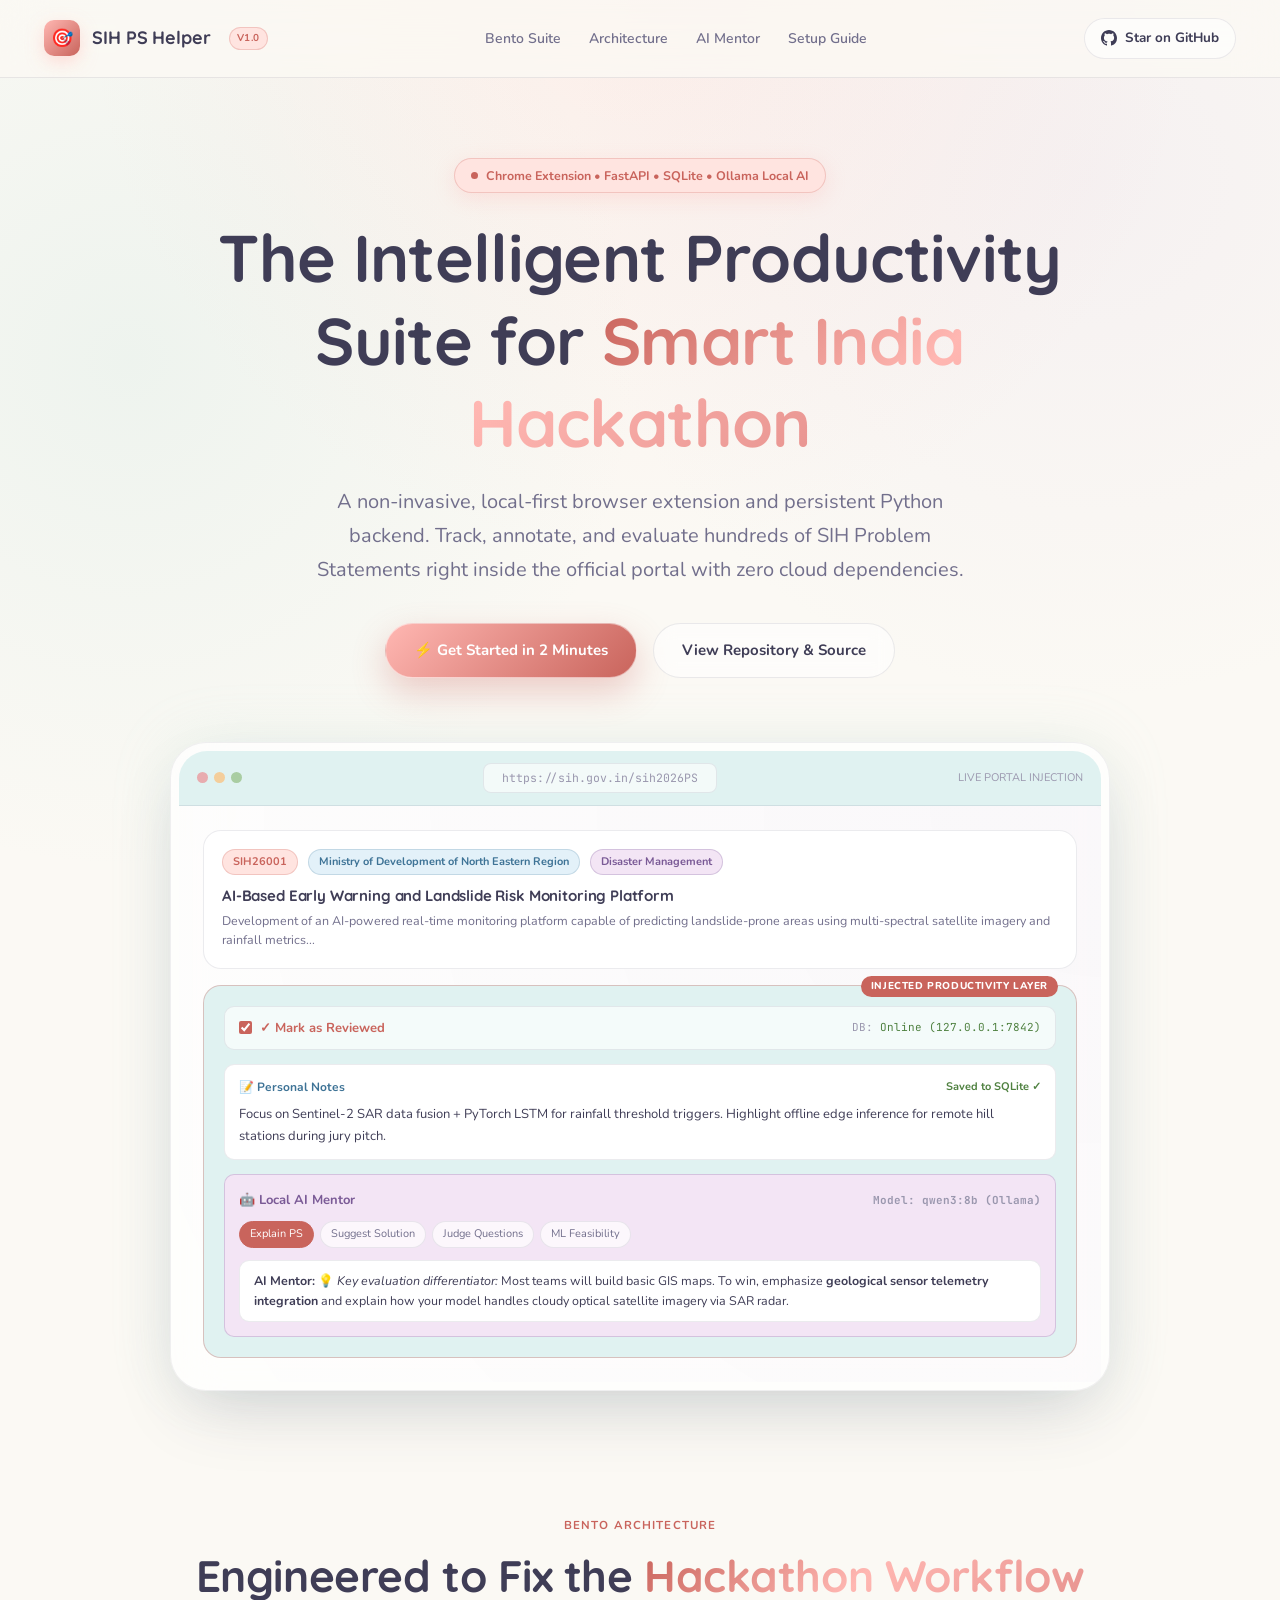
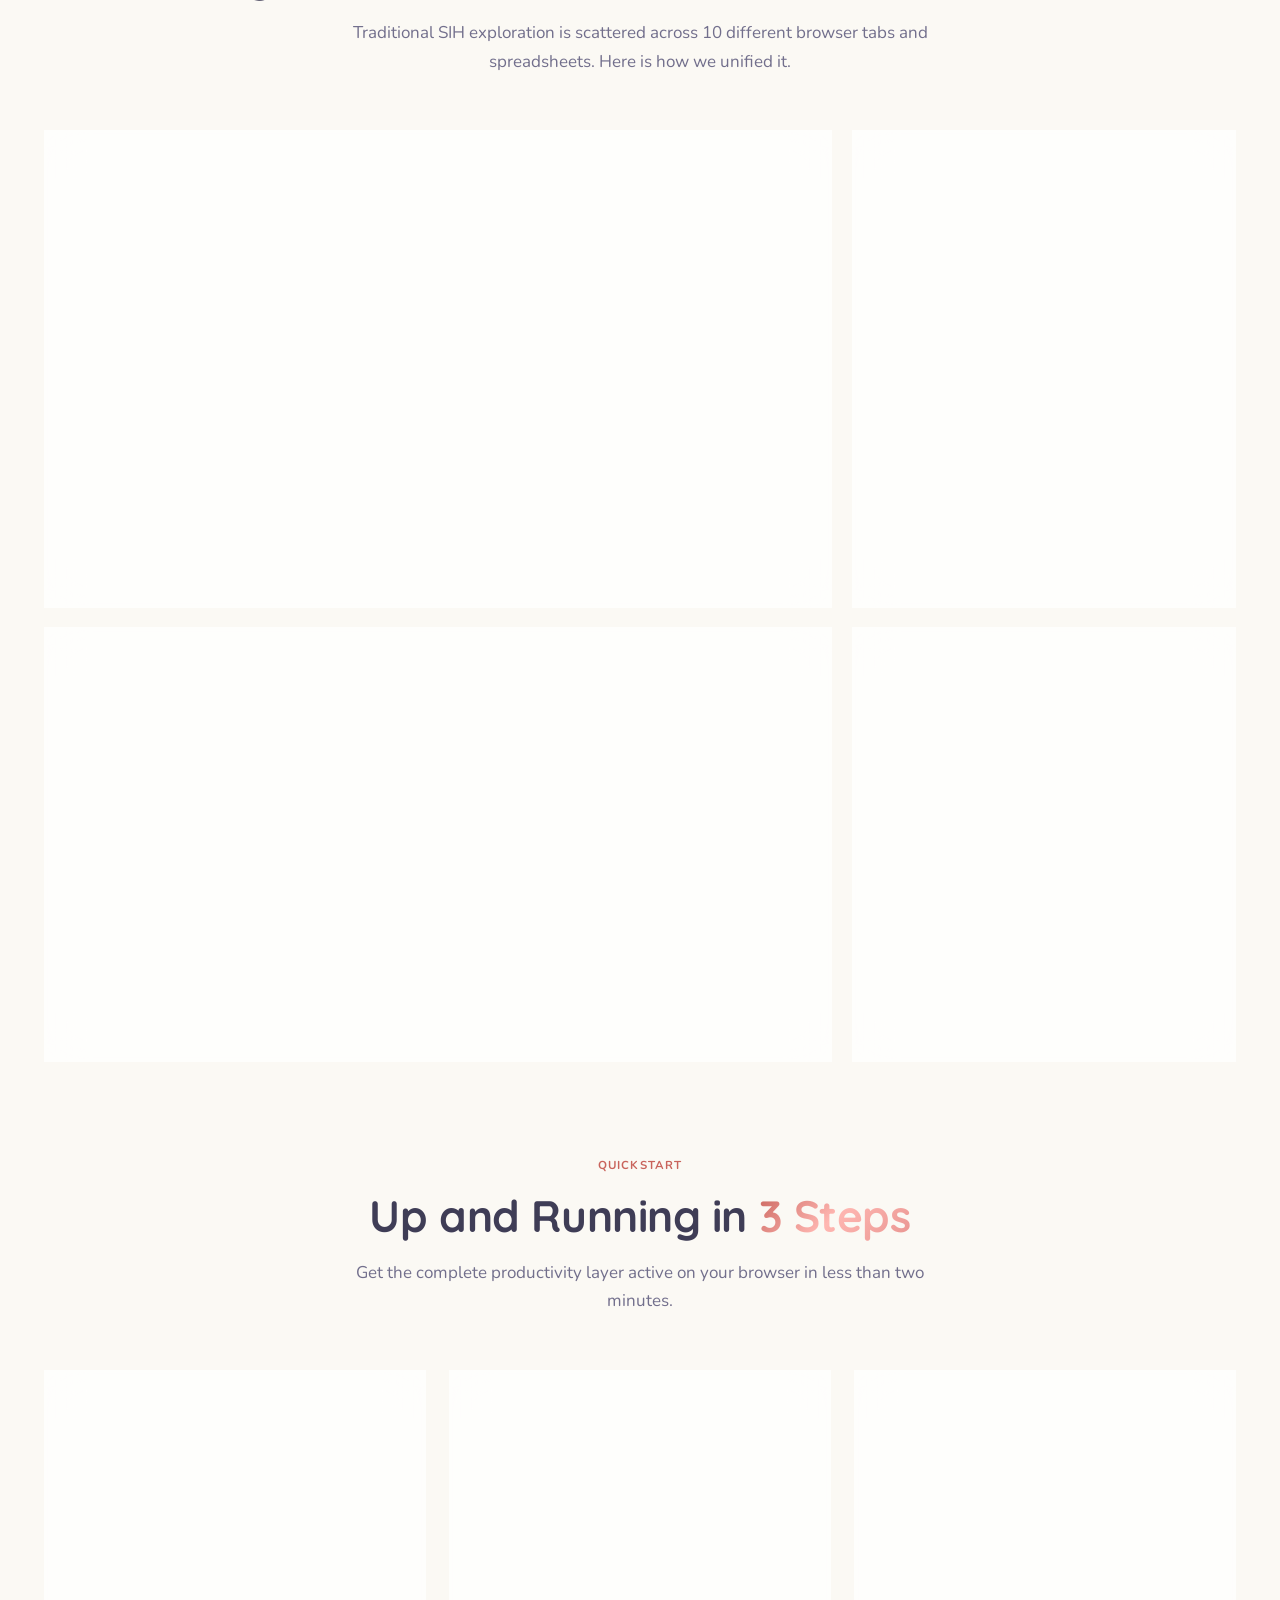
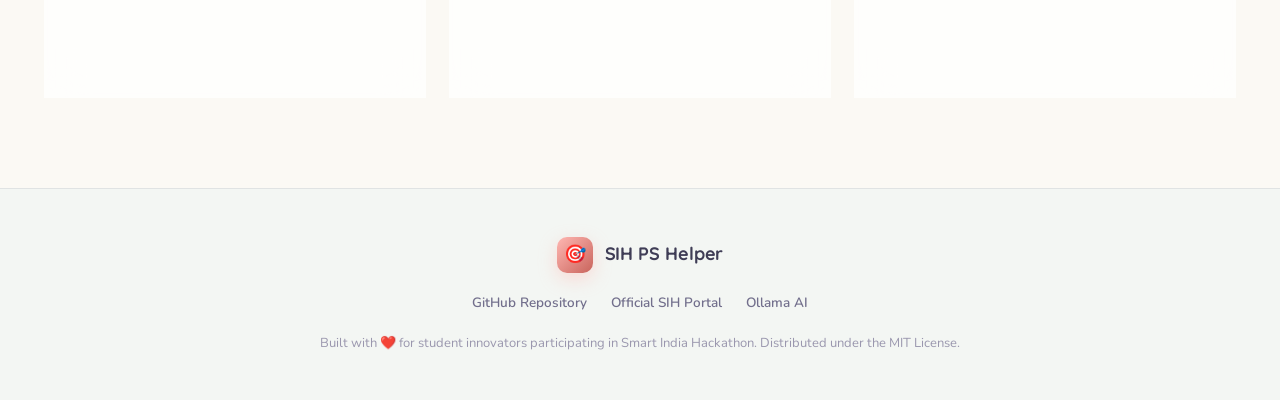
<file: docs/index.html>
<!DOCTYPE html>
<html lang="en">
<head>
    <meta charset="UTF-8">
    <meta name="viewport" content="width=device-width, initial-scale=1.0">
    <title>SIH Problem Statement Helper — Local-First AI Productivity Suite</title>
    <meta name="description" content="A non-invasive, local-first Chrome extension & persistent Python backend for reviewing, annotating, and strategically analyzing Smart India Hackathon problem statements with local Ollama AI.">
    <meta name="theme-color" content="#FBF9F4">

    <!-- Open Graph / Social Media Meta -->
    <meta property="og:type" content="website">
    <meta property="og:title" content="SIH Problem Statement Helper — Local-First AI Productivity Suite">
    <meta property="og:description" content="Supercharge your Smart India Hackathon exploration with auto-saving notes, reviewed tracking, and local Ollama AI mentor directly inside the official portal.">

    <!-- Google Fonts -->
    <link rel="preconnect" href="https://fonts.googleapis.com">
    <link rel="preconnect" href="https://fonts.gstatic.com" crossorigin>
    <link href="https://fonts.googleapis.com/css2?family=Quicksand:wght@500;600;700&family=Nunito:wght@400;500;600;700;800&family=JetBrains+Mono:wght@400;500;600;700&display=swap" rel="stylesheet">

    <style>
        /* ─── CSS Variables & Theme Tokens (Pastel System) ──────── */
        :root {
            --bg-base: #FBF9F4;
            --bg-surface: #F2F6F4;
            --bg-card: rgba(255, 255, 255, 0.72);
            --bg-card-hover: rgba(255, 255, 255, 0.94);
            --border-subtle: rgba(63, 61, 86, 0.10);
            --border-highlight: rgba(201, 117, 112, 0.40);

            --coral-light: #FFE4E0;
            --coral: #FFB7B2;
            --coral-deep: #C9645C;
            --coral-glow: rgba(255, 183, 178, 0.45);

            --mint-light: #E0F2F1;
            --mint: #A9D6CF;
            --mint-deep: #3F7F76;

            --lavender-light: #F3E5F5;
            --lavender: #D3BEE0;
            --lavender-deep: #7A5A96;

            --sky-light: #E3F1F9;
            --sky: #AFD4E8;
            --sky-deep: #3E7396;

            --sage-light: #E7F2E3;
            --sage: #B7D9AE;
            --sage-deep: #4F8140;

            --code-bg: #2C2C3E;
            --code-surface: #363650;

            --text-main: #3F3D56;
            --text-muted: #726F8C;
            --text-dim: #9A97AE;

            --font-display: 'Quicksand', sans-serif;
            --font-body: 'Nunito', sans-serif;
            --font-mono: 'JetBrains Mono', monospace;

            --radius-sm: 10px;
            --radius-md: 18px;
            --radius-lg: 26px;
            --radius-xl: 36px;
        }

        /* ─── Reset & Base ───────────────────────────────────────── */
        *, *::before, *::after {
            box-sizing: border-box;
            margin: 0;
            padding: 0;
        }

        html {
            scroll-behavior: smooth;
            background-color: var(--bg-base);
            color: var(--text-main);
            font-family: var(--font-body);
        }

        body {
            min-height: 100vh;
            overflow-x: hidden;
            background:
                radial-gradient(circle at 50% 0%, rgba(255, 183, 178, 0.16) 0%, transparent 50%),
                radial-gradient(circle at 85% 20%, rgba(211, 190, 224, 0.14) 0%, transparent 40%),
                radial-gradient(circle at 10% 40%, rgba(169, 214, 207, 0.16) 0%, transparent 40%),
                var(--bg-base);
            background-attachment: fixed;
            line-height: 1.7;
        }

        ::selection {
            background: var(--coral-light);
            color: var(--coral-deep);
        }

        :focus-visible {
            outline: 3px solid var(--coral);
            outline-offset: 2px;
            border-radius: 6px;
        }

        /* ─── Typography Utility ─────────────────────────────────── */
        h1, h2, h3, h4, h5, h6 {
            font-family: var(--font-display);
            font-weight: 700;
            letter-spacing: -0.01em;
            line-height: 1.25;
            color: var(--text-main);
        }

        .gradient-text {
            background: linear-gradient(135deg, var(--text-main) 20%, var(--text-muted) 100%);
            -webkit-background-clip: text;
            -webkit-text-fill-color: transparent;
        }

        .gradient-coral {
            background: linear-gradient(135deg, var(--coral-deep) 0%, var(--coral) 50%, #E89490 100%);
            -webkit-background-clip: text;
            -webkit-text-fill-color: transparent;
        }

        .gradient-sky {
            background: linear-gradient(135deg, var(--sky-deep) 0%, var(--lavender-deep) 100%);
            -webkit-background-clip: text;
            -webkit-text-fill-color: transparent;
        }

        /* ─── Layout & Container ─────────────────────────────────── */
        .container {
            width: 100%;
            max-width: 1240px;
            margin: 0 auto;
            padding: 0 24px;
        }

        /* ─── Navigation Header ──────────────────────────────────── */
        .navbar {
            position: sticky;
            top: 0;
            z-index: 100;
            backdrop-filter: blur(20px);
            -webkit-backdrop-filter: blur(20px);
            background: rgba(251, 249, 244, 0.78);
            border-bottom: 1px solid var(--border-subtle);
            padding: 18px 0;
            transition: all 0.3s ease;
        }

        .nav-wrap {
            display: flex;
            align-items: center;
            justify-content: space-between;
        }

        .brand-logo {
            display: flex;
            align-items: center;
            gap: 12px;
            text-decoration: none;
            color: var(--text-main);
        }

        .brand-icon {
            width: 36px;
            height: 36px;
            background: linear-gradient(135deg, var(--coral), var(--coral-deep));
            border-radius: var(--radius-sm);
            display: flex;
            align-items: center;
            justify-content: center;
            font-size: 18px;
            box-shadow: 0 6px 18px var(--coral-glow);
        }

        .brand-name {
            font-family: var(--font-display);
            font-size: 18px;
            font-weight: 700;
            letter-spacing: -0.005em;
        }

        .brand-badge {
            font-size: 10px;
            font-weight: 700;
            text-transform: uppercase;
            letter-spacing: 0.05em;
            background: var(--coral-light);
            color: var(--coral-deep);
            border: 1px solid rgba(201, 100, 92, 0.25);
            padding: 2px 7px;
            border-radius: 20px;
            margin-left: 6px;
        }

        .nav-links {
            display: flex;
            align-items: center;
            gap: 28px;
            list-style: none;
        }

        .nav-links a {
            color: var(--text-muted);
            text-decoration: none;
            font-size: 14px;
            font-weight: 600;
            transition: color 0.2s ease;
        }

        .nav-links a:hover {
            color: var(--coral-deep);
        }

        .nav-actions {
            display: flex;
            align-items: center;
            gap: 14px;
        }

        .btn-gh {
            display: inline-flex;
            align-items: center;
            gap: 8px;
            background: rgba(255, 255, 255, 0.6);
            border: 1px solid var(--border-subtle);
            color: var(--text-main);
            padding: 8px 16px;
            border-radius: 9999px;
            font-size: 13.5px;
            font-weight: 700;
            text-decoration: none;
            transition: all 0.25s cubic-bezier(0.175, 0.885, 0.32, 1.275);
        }

        .btn-gh:hover {
            background: #ffffff;
            border-color: rgba(63, 61, 86, 0.2);
            transform: translateY(-1px) scale(1.02);
        }

        /* ─── Hero Section ───────────────────────────────────────── */
        .hero {
            padding: 80px 0 60px;
            text-align: center;
            position: relative;
        }

        .pill-badge {
            display: inline-flex;
            align-items: center;
            gap: 8px;
            background: var(--coral-light);
            border: 1px solid rgba(201, 100, 92, 0.25);
            padding: 6px 16px;
            border-radius: 9999px;
            font-size: 12.5px;
            font-weight: 700;
            color: var(--coral-deep);
            margin-bottom: 24px;
            box-shadow: 0 6px 20px rgba(255, 183, 178, 0.3);
        }

        .pill-pulse {
            width: 7px;
            height: 7px;
            border-radius: 50%;
            background: var(--coral-deep);
            animation: pulse-ring 2s infinite;
        }

        @keyframes pulse-ring {
            0% { box-shadow: 0 0 0 0 rgba(201, 100, 92, 0.5); }
            70% { box-shadow: 0 0 0 8px rgba(201, 100, 92, 0); }
            100% { box-shadow: 0 0 0 0 rgba(201, 100, 92, 0); }
        }

        .hero-title {
            font-size: clamp(38px, 6vw, 66px);
            font-weight: 700;
            margin-bottom: 20px;
            max-width: 960px;
            margin-left: auto;
            margin-right: auto;
        }

        .hero-sub {
            font-size: clamp(16px, 2vw, 20px);
            color: var(--text-muted);
            max-width: 680px;
            margin: 0 auto 36px;
            font-weight: 400;
        }

        .hero-cta-group {
            display: flex;
            align-items: center;
            justify-content: center;
            gap: 16px;
            margin-bottom: 64px;
            flex-wrap: wrap;
        }

        .btn-primary {
            display: inline-flex;
            align-items: center;
            gap: 10px;
            background: linear-gradient(135deg, var(--coral) 0%, var(--coral-deep) 100%);
            color: #ffffff;
            padding: 14px 28px;
            border-radius: 9999px;
            font-size: 15px;
            font-weight: 700;
            text-decoration: none;
            box-shadow: 0 14px 34px rgba(201, 100, 92, 0.3);
            transition: all 0.3s cubic-bezier(0.175, 0.885, 0.32, 1.275);
            border: 1px solid rgba(255, 255, 255, 0.5);
        }

        .btn-primary:hover {
            transform: translateY(-2px) scale(1.02);
            box-shadow: 0 18px 40px rgba(201, 100, 92, 0.4);
        }

        .btn-secondary {
            display: inline-flex;
            align-items: center;
            gap: 10px;
            background: rgba(255, 255, 255, 0.55);
            color: var(--text-main);
            padding: 14px 28px;
            border-radius: 9999px;
            font-size: 15px;
            font-weight: 700;
            text-decoration: none;
            border: 1px solid var(--border-subtle);
            backdrop-filter: blur(10px);
            transition: all 0.3s cubic-bezier(0.175, 0.885, 0.32, 1.275);
        }

        .btn-secondary:hover {
            background: #ffffff;
            border-color: rgba(63, 61, 86, 0.2);
            transform: translateY(-2px) scale(1.02);
        }

        /* ─── Interactive Mockup ─────────────────────────────────── */
        .mockup-wrapper {
            max-width: 940px;
            margin: 0 auto;
            background: rgba(255, 255, 255, 0.75);
            border: 1px solid rgba(63, 61, 86, 0.08);
            border-radius: var(--radius-xl);
            padding: 8px;
            box-shadow: 0 30px 70px -20px rgba(63, 61, 86, 0.22), 0 0 60px rgba(169, 214, 207, 0.18);
            backdrop-filter: blur(24px);
            overflow: hidden;
            text-align: left;
        }

        .mockup-header {
            background: var(--mint-light);
            padding: 12px 18px;
            border-radius: 28px 28px 0 0;
            display: flex;
            align-items: center;
            justify-content: space-between;
            border-bottom: 1px solid var(--border-subtle);
        }

        .browser-dots {
            display: flex;
            gap: 6px;
        }

        .dot {
            width: 11px;
            height: 11px;
            border-radius: 50%;
        }
        .dot-red { background: #E8ACAF; }
        .dot-yellow { background: #F4CE9B; }
        .dot-green { background: #A9CDA2; }

        .mockup-url-bar {
            background: rgba(255, 255, 255, 0.6);
            border: 1px solid var(--border-subtle);
            border-radius: 8px;
            padding: 4px 18px;
            font-size: 11.5px;
            font-family: var(--font-mono);
            color: var(--text-dim);
        }

        .mockup-body {
            padding: 24px;
            background: radial-gradient(circle at top right, rgba(211, 190, 224, 0.10), transparent);
        }

        /* Mock Injected Panel */
        .mock-ps-card {
            background: #ffffff;
            border: 1px solid var(--border-subtle);
            border-radius: var(--radius-md);
            padding: 18px;
            margin-bottom: 16px;
        }

        .mock-meta-row {
            display: flex;
            flex-wrap: wrap;
            gap: 10px;
            align-items: center;
            margin-bottom: 12px;
        }

        .mock-badge {
            font-size: 11px;
            font-weight: 700;
            padding: 3px 10px;
            border-radius: 20px;
            background: var(--sky-light);
            color: var(--sky-deep);
            border: 1px solid rgba(62, 115, 150, 0.2);
        }

        .mock-badge-sih {
            background: var(--coral-light);
            color: var(--coral-deep);
            border-color: rgba(201, 100, 92, 0.25);
        }

        .mock-injected-suite {
            background: var(--mint-light);
            border: 1px solid var(--border-highlight);
            border-radius: var(--radius-md);
            padding: 20px;
            position: relative;
        }

        .mock-suite-badge {
            position: absolute;
            top: -10px;
            right: 18px;
            background: var(--coral-deep);
            color: #fff;
            font-size: 10px;
            font-weight: 800;
            text-transform: uppercase;
            letter-spacing: 0.06em;
            padding: 2px 10px;
            border-radius: 20px;
        }

        .mock-status-bar {
            display: flex;
            align-items: center;
            justify-content: space-between;
            background: rgba(255, 255, 255, 0.65);
            border: 1px solid var(--border-subtle);
            border-radius: 10px;
            padding: 10px 14px;
            margin-bottom: 14px;
        }

        .mock-checkbox {
            display: flex;
            align-items: center;
            gap: 8px;
            font-size: 13px;
            font-weight: 700;
            color: var(--coral-deep);
            cursor: pointer;
            user-select: none;
        }

        .mock-notes-area {
            background: #ffffff;
            border: 1px solid var(--border-subtle);
            border-radius: 10px;
            padding: 12px 14px;
            margin-bottom: 14px;
        }

        .mock-notes-header {
            display: flex;
            justify-content: space-between;
            align-items: center;
            font-size: 12px;
            font-weight: 700;
            color: var(--sky-deep);
            margin-bottom: 6px;
        }

        .mock-notes-text {
            font-size: 13px;
            color: var(--text-main);
            font-family: var(--font-body);
        }

        .mock-ai-panel {
            background: var(--lavender-light);
            border: 1px solid rgba(122, 90, 150, 0.25);
            border-radius: 10px;
            padding: 14px;
        }

        .mock-ai-header {
            display: flex;
            align-items: center;
            justify-content: space-between;
            font-size: 13px;
            font-weight: 700;
            color: var(--lavender-deep);
            margin-bottom: 10px;
        }

        .mock-chips {
            display: flex;
            flex-wrap: wrap;
            gap: 6px;
            margin-bottom: 12px;
        }

        .mock-chip {
            background: rgba(255, 255, 255, 0.7);
            border: 1px solid var(--border-subtle);
            border-radius: 14px;
            padding: 3px 10px;
            font-size: 11px;
            color: var(--text-muted);
            cursor: pointer;
            transition: all 0.25s ease;
        }

        .mock-chip.active, .mock-chip:hover {
            background: var(--coral-deep);
            color: #fff;
            border-color: var(--coral-deep);
        }

        .mock-chat-bubble {
            background: #ffffff;
            border: 1px solid var(--border-subtle);
            border-radius: 10px;
            padding: 10px 14px;
            font-size: 12.5px;
            color: var(--text-main);
            line-height: 1.6;
        }

        /* ─── Bento Grid Architecture ────────────────────────────── */
        .section-header {
            text-align: center;
            margin-bottom: 54px;
        }

        .section-tag {
            display: inline-block;
            font-size: 11.5px;
            font-weight: 700;
            text-transform: uppercase;
            letter-spacing: 0.1em;
            color: var(--coral-deep);
            margin-bottom: 12px;
        }

        .section-title {
            font-size: clamp(30px, 4vw, 44px);
            margin-bottom: 16px;
        }

        .section-desc {
            font-size: 17px;
            color: var(--text-muted);
            max-width: 600px;
            margin: 0 auto;
        }

        .bento-grid {
            display: grid;
            grid-template-columns: repeat(12, 1fr);
            gap: 20px;
            margin-bottom: 90px;
        }

        .bento-card {
            background: var(--bg-card);
            border: 1px solid var(--border-subtle);
            border-radius: var(--radius-lg);
            padding: 32px;
            position: relative;
            overflow: hidden;
            backdrop-filter: blur(20px);
            transition: all 0.35s cubic-bezier(0.16, 1, 0.3, 1);
            display: flex;
            flex-direction: column;
            justify-content: space-between;
        }

        .bento-card:hover {
            border-color: rgba(63, 61, 86, 0.16);
            transform: translateY(-4px) scale(1.01);
            background: var(--bg-card-hover);
            box-shadow: 0 24px 50px -18px rgba(63, 61, 86, 0.18);
        }

        /* Bento Grid Column Spans */
        .col-span-8 { grid-column: span 8; }
        .col-span-4 { grid-column: span 4; }
        .col-span-6 { grid-column: span 6; }
        .col-span-12 { grid-column: span 12; }

        .card-top {
            margin-bottom: 24px;
        }

        .card-icon {
            width: 48px;
            height: 48px;
            border-radius: var(--radius-md);
            display: flex;
            align-items: center;
            justify-content: center;
            font-size: 22px;
            margin-bottom: 20px;
            border: 1px solid var(--border-subtle);
        }

        .card-icon.orange {
            background: var(--coral-light);
            border-color: rgba(201, 100, 92, 0.25);
            color: var(--coral-deep);
        }

        .card-icon.blue {
            background: var(--sky-light);
            border-color: rgba(62, 115, 150, 0.25);
            color: var(--sky-deep);
        }

        .card-icon.indigo {
            background: var(--lavender-light);
            border-color: rgba(122, 90, 150, 0.25);
            color: var(--lavender-deep);
        }

        .card-icon.emerald {
            background: var(--sage-light);
            border-color: rgba(79, 129, 64, 0.25);
            color: var(--sage-deep);
        }

        .card-title {
            font-size: 22px;
            font-weight: 700;
            margin-bottom: 10px;
        }

        .card-desc {
            color: var(--text-muted);
            font-size: 14.5px;
            line-height: 1.65;
        }

        /* Bento Features Item List */
        .feature-item-list {
            display: grid;
            grid-template-columns: repeat(2, 1fr);
            gap: 16px;
            margin-top: 24px;
        }

        .feature-mini-card {
            background: rgba(255, 255, 255, 0.55);
            border: 1px solid var(--border-subtle);
            border-radius: var(--radius-md);
            padding: 16px;
        }

        .feature-mini-title {
            font-size: 13.5px;
            font-weight: 700;
            color: var(--text-main);
            margin-bottom: 4px;
            display: flex;
            align-items: center;
            gap: 6px;
        }

        .feature-mini-desc {
            font-size: 12px;
            color: var(--text-dim);
            line-height: 1.5;
        }

        /* ─── Interactive AI Prompt Tester ───────────────────────── */
        .prompt-tester {
            background: rgba(255, 255, 255, 0.5);
            border: 1px solid var(--border-subtle);
            border-radius: var(--radius-md);
            padding: 16px;
            margin-top: 18px;
        }

        .prompt-nav {
            display: flex;
            flex-wrap: wrap;
            gap: 6px;
            margin-bottom: 12px;
        }

        .prompt-btn {
            background: rgba(255, 255, 255, 0.7);
            border: 1px solid var(--border-subtle);
            border-radius: 9999px;
            padding: 5px 12px;
            font-size: 12px;
            font-weight: 700;
            color: var(--text-muted);
            cursor: pointer;
            transition: all 0.25s ease;
        }

        .prompt-btn.active, .prompt-btn:hover {
            background: var(--coral-deep);
            color: #fff;
            border-color: var(--coral-deep);
        }

        .prompt-output {
            background: #ffffff;
            border: 1px solid var(--border-subtle);
            border-radius: var(--radius-sm);
            padding: 14px;
            font-size: 13px;
            line-height: 1.65;
            color: var(--text-main);
            min-height: 100px;
            transition: opacity 0.3s ease;
        }

        /* ─── Code Snippet Blocks (Midnight Pastel variant) ──────── */
        .code-block {
            background: var(--code-bg);
            border: 1px solid rgba(255, 255, 255, 0.08);
            border-radius: var(--radius-md);
            padding: 16px;
            font-family: var(--font-mono);
            font-size: 13px;
            color: #9FD8E8;
            position: relative;
            overflow-x: auto;
            margin-top: 14px;
        }

        .code-header {
            display: flex;
            justify-content: space-between;
            align-items: center;
            margin-bottom: 8px;
            font-size: 11px;
            color: rgba(255, 255, 255, 0.45);
            text-transform: uppercase;
        }

        .copy-btn {
            background: rgba(255, 255, 255, 0.1);
            border: none;
            color: rgba(255, 255, 255, 0.7);
            padding: 3px 8px;
            border-radius: 6px;
            font-size: 11px;
            cursor: pointer;
            transition: all 0.2s ease;
        }

        .copy-btn:hover {
            background: rgba(255, 255, 255, 0.18);
            color: #fff;
        }

        /* ─── Architecture Diagram Card ──────────────────────────── */
        .arch-flow-diagram {
            display: flex;
            flex-direction: column;
            gap: 12px;
            margin-top: 20px;
        }

        .arch-node {
            display: flex;
            align-items: center;
            gap: 12px;
            background: rgba(255, 255, 255, 0.55);
            border: 1px solid var(--border-subtle);
            border-radius: var(--radius-md);
            padding: 12px 16px;
            position: relative;
        }

        .arch-node-badge {
            font-size: 11px;
            font-family: var(--font-mono);
            font-weight: 700;
            padding: 3px 8px;
            border-radius: 6px;
            background: var(--coral-light);
            color: var(--coral-deep);
        }

        /* ─── Steps Section ──────────────────────────────────────── */
        .steps-grid {
            display: grid;
            grid-template-columns: repeat(3, 1fr);
            gap: 24px;
            margin-bottom: 90px;
        }

        .step-card {
            background: var(--bg-card);
            border: 1px solid var(--border-subtle);
            border-radius: var(--radius-lg);
            padding: 32px 28px;
            position: relative;
            backdrop-filter: blur(20px);
            transition: all 0.3s ease;
        }

        .step-card:hover {
            border-color: var(--border-highlight);
            transform: translateY(-4px);
            background: var(--bg-card-hover);
        }

        .step-num {
            width: 36px;
            height: 36px;
            background: linear-gradient(135deg, var(--coral), var(--coral-deep));
            border-radius: 50%;
            display: flex;
            align-items: center;
            justify-content: center;
            font-family: var(--font-display);
            font-size: 16px;
            font-weight: 700;
            color: #fff;
            margin-bottom: 20px;
        }

        .step-title {
            font-size: 20px;
            font-weight: 700;
            margin-bottom: 8px;
        }

        .step-desc {
            font-size: 14px;
            color: var(--text-muted);
            margin-bottom: 16px;
        }

        /* ─── Footer ─────────────────────────────────────────────── */
        footer {
            border-top: 1px solid var(--border-subtle);
            padding: 48px 0;
            background: rgba(242, 246, 244, 0.85);
            text-align: center;
        }

        .footer-wrap {
            display: flex;
            flex-direction: column;
            align-items: center;
            gap: 16px;
        }

        .footer-links {
            display: flex;
            gap: 24px;
            list-style: none;
        }

        .footer-links a {
            color: var(--text-muted);
            text-decoration: none;
            font-size: 13.5px;
            font-weight: 600;
            transition: color 0.2s ease;
        }

        .footer-links a:hover {
            color: var(--coral-deep);
        }

        .footer-copy {
            font-size: 13px;
            color: var(--text-dim);
        }

        /* ─── Responsive Media Queries ───────────────────────────── */
        @media (max-width: 992px) {
            .col-span-8, .col-span-4, .col-span-6 { grid-column: span 12; }
            .steps-grid { grid-template-columns: 1fr; }
            .nav-links { display: none; }
            .feature-item-list { grid-template-columns: 1fr; }
        }

        @media (prefers-reduced-motion: reduce) {
            *, *::before, *::after {
                animation-duration: 0.01ms !important;
                transition-duration: 0.01ms !important;
            }
        }
    </style>
</head>
<body>

    <!-- ─── Navigation Header ───────────────────────────────────── -->
    <nav class="navbar">
        <div class="container nav-wrap">
            <a href="#" class="brand-logo">
                <div class="brand-icon">🎯</div>
                <span class="brand-name">SIH PS Helper</span>
                <span class="brand-badge">v1.0</span>
            </a>

            <ul class="nav-links">
                <li><a href="#features">Bento Suite</a></li>
                <li><a href="#architecture">Architecture</a></li>
                <li><a href="#ai-mentor">AI Mentor</a></li>
                <li><a href="#setup">Setup Guide</a></li>
            </ul>

            <div class="nav-actions">
                <a href="https://github.com/HanshalBobate/SIH-Problem-Statement-Helper" target="_blank" class="btn-gh">
                    <svg height="16" width="16" viewBox="0 0 16 16" fill="currentColor"><path d="M8 0C3.58 0 0 3.58 0 8c0 3.54 2.29 6.53 5.47 7.59.4.07.55-.17.55-.38 0-.19-.01-.82-.01-1.49-2.01.37-2.53-.49-2.69-.94-.09-.23-.48-.94-.82-1.13-.28-.15-.68-.52-.01-.53.63-.01 1.08.58 1.23.82.72 1.21 1.87.87 2.33.66.07-.52.28-.87.51-1.07-1.78-.2-3.64-.89-3.64-3.95 0-.87.31-1.59.82-2.15-.08-.2-.36-1.02.08-2.12 0 0 .67-.21 2.2.82.64-.18 1.32-.27 2-.27.68 0 1.36.09 2 .27 1.53-1.04 2.2-.82 2.2-.82.44 1.1.16 1.92.08 2.12.51.56.82 1.27.82 2.15 0 3.07-1.87 3.75-3.65 3.95.29.25.54.73.54 1.48 0 1.07-.01 1.93-.01 2.2 0 .21.15.46.55.38A8.013 8.013 0 0016 8c0-4.42-3.58-8-8-8z"></path></svg>
                    <span>Star on GitHub</span>
                </a>
            </div>
        </div>
    </nav>

    <!-- ─── Hero Section ────────────────────────────────────────── -->
    <section class="hero">
        <div class="container">
            <div class="pill-badge">
                <span class="pill-pulse"></span>
                <span>Chrome Extension • FastAPI • SQLite • Ollama Local AI</span>
            </div>

            <h1 class="hero-title">
                The Intelligent Productivity Suite for <span class="gradient-coral">Smart India Hackathon</span>
            </h1>

            <p class="hero-sub">
                A non-invasive, local-first browser extension and persistent Python backend. Track, annotate, and evaluate hundreds of SIH Problem Statements right inside the official portal with zero cloud dependencies.
            </p>

            <div class="hero-cta-group">
                <a href="#setup" class="btn-primary">
                    <span>⚡ Get Started in 2 Minutes</span>
                </a>
                <a href="https://github.com/HanshalBobate/SIH-Problem-Statement-Helper" target="_blank" class="btn-secondary">
                    <span>View Repository & Source</span>
                </a>
            </div>

            <!-- Interactive Injected Mockup -->
            <div class="mockup-wrapper">
                <div class="mockup-header">
                    <div class="browser-dots">
                        <span class="dot dot-red"></span>
                        <span class="dot dot-yellow"></span>
                        <span class="dot dot-green"></span>
                    </div>
                    <div class="mockup-url-bar">https://sih.gov.in/sih2026PS</div>
                    <div style="font-size:11px;color:var(--text-dim);">LIVE PORTAL INJECTION</div>
                </div>

                <div class="mockup-body">
                    <div class="mock-ps-card">
                        <div class="mock-meta-row">
                            <span class="mock-badge mock-badge-sih">SIH26001</span>
                            <span class="mock-badge">Ministry of Development of North Eastern Region</span>
                            <span class="mock-badge" style="color:var(--lavender-deep);background:var(--lavender-light);border-color:rgba(122,90,150,0.25);">Disaster Management</span>
                        </div>
                        <h4 style="font-size:15px;margin-bottom:6px;color:var(--text-main);">AI-Based Early Warning and Landslide Risk Monitoring Platform</h4>
                        <p style="font-size:12.5px;color:var(--text-muted);line-height:1.5;">Development of an AI-powered real-time monitoring platform capable of predicting landslide-prone areas using multi-spectral satellite imagery and rainfall metrics...</p>
                    </div>

                    <!-- Injected Component -->
                    <div class="mock-injected-suite">
                        <span class="mock-suite-badge">INJECTED PRODUCTIVITY LAYER</span>

                        <div class="mock-status-bar">
                            <div class="mock-checkbox" id="mockReviewCheckbox" onclick="toggleMockReview()">
                                <input type="checkbox" id="mockChk" checked style="accent-color:var(--coral-deep);cursor:pointer;">
                                <label for="mockChk" style="cursor:pointer;">✓ Mark as Reviewed</label>
                            </div>
                            <span style="font-size:11px;color:var(--text-dim);font-family:var(--font-mono);">DB: <span style="color:var(--sage-deep);">Online (127.0.0.1:7842)</span></span>
                        </div>

                        <div class="mock-notes-area">
                            <div class="mock-notes-header">
                                <span>📝 Personal Notes</span>
                                <span style="color:var(--sage-deep);font-size:11px;">Saved to SQLite ✓</span>
                            </div>
                            <div class="mock-notes-text">
                                Focus on Sentinel-2 SAR data fusion + PyTorch LSTM for rainfall threshold triggers. Highlight offline edge inference for remote hill stations during jury pitch.
                            </div>
                        </div>

                        <div class="mock-ai-panel">
                            <div class="mock-ai-header">
                                <span>🤖 Local AI Mentor</span>
                                <span style="font-size:11px;color:var(--text-dim);font-family:var(--font-mono);">Model: qwen3:8b (Ollama)</span>
                            </div>
                            <div class="mock-chips">
                                <span class="mock-chip active">Explain PS</span>
                                <span class="mock-chip">Suggest Solution</span>
                                <span class="mock-chip">Judge Questions</span>
                                <span class="mock-chip">ML Feasibility</span>
                            </div>
                            <div class="mock-chat-bubble">
                                <strong>AI Mentor:</strong> 💡 <em>Key evaluation differentiator:</em> Most teams will build basic GIS maps. To win, emphasize <strong>geological sensor telemetry integration</strong> and explain how your model handles cloudy optical satellite imagery via SAR radar.
                            </div>
                        </div>
                    </div>
                </div>
            </div>
        </div>
    </section>

    <!-- ─── Bento Grid Showcase ─────────────────────────────────── -->
    <section class="container" id="features" style="padding-top: 60px;">
        <div class="section-header">
            <span class="section-tag">BENTO ARCHITECTURE</span>
            <h2 class="section-title">Engineered to Fix the <span class="gradient-coral">Hackathon Workflow</span></h2>
            <p class="section-desc">Traditional SIH exploration is scattered across 10 different browser tabs and spreadsheets. Here is how we unified it.</p>
        </div>

        <div class="bento-grid">

            <!-- Tile 1: The Problem Breakdown (Span 8) -->
            <div class="bento-card col-span-8">
                <div class="card-top">
                    <div class="card-icon orange">🎯</div>
                    <h3 class="card-title">Solving the 500+ PS Information Overload</h3>
                    <p class="card-desc">Every SIH participant knows the struggle: endless pages of government ministry PDFs, dense problem descriptions, and zero built-in tools to bookmark or collaborate.</p>

                    <div class="feature-item-list">
                        <div class="feature-mini-card">
                            <div class="feature-mini-title">⚡ Zero Tracking Friction</div>
                            <div class="feature-mini-desc">No more lost spreadsheets. Checked PSs immediately get persistent visual indicators in the main portal table.</div>
                        </div>
                        <div class="feature-mini-card">
                            <div class="feature-mini-title">📝 Context-Bound Notes</div>
                            <div class="feature-mini-desc">Your architecture ideas stay anchored directly to the exact ministry statement they belong to.</div>
                        </div>
                        <div class="feature-mini-card">
                            <div class="feature-mini-title">🧠 Feasibility Clarifier</div>
                            <div class="feature-mini-desc">Instant technical mentorship to evaluate if a problem is realistic for a 36-hour sprint.</div>
                        </div>
                        <div class="feature-mini-card">
                            <div class="feature-mini-title">🛡 Absolute Strategy Privacy</div>
                            <div class="feature-mini-desc">Your competitive edge stays 100% on your laptop. Nothing is logged or shared with cloud APIs.</div>
                        </div>
                    </div>
                </div>
            </div>

            <!-- Tile 2: 100% Air-Gapped & Local (Span 4) -->
            <div class="bento-card col-span-4">
                <div class="card-top">
                    <div class="card-icon emerald">🔒</div>
                    <h3 class="card-title">100% Local & Air-Gapped</h3>
                    <p class="card-desc">No telemetry. No tracking pixels. Your strategic brainstorms stay strictly inside your local machine.</p>
                </div>
                <div class="code-block" style="font-size:11.5px;color:#A9D8B8;">
                    <div class="code-header">
                        <span>SECURITY GUARANTEE</span>
                    </div>
                    ✓ Zero Cloud Endpoints<br>
                    ✓ Localhost Database<br>
                    ✓ On-Device Ollama LLM<br>
                    ✓ No Account Required
                </div>
            </div>

            <!-- Tile 3: AI Mentor Interactive Tester (Span 8) -->
            <div class="bento-card col-span-8" id="ai-mentor">
                <div class="card-top">
                    <div class="card-icon indigo">🤖</div>
                    <h3 class="card-title">Interactive AI Hackathon Mentor</h3>
                    <p class="card-desc">The AI mentor automatically consumes the full ministry statement context. Test out the specialized prompt archetypes below:</p>

                    <div class="prompt-tester">
                        <div class="prompt-nav">
                            <button class="prompt-btn active" onclick="switchPrompt('explain')">Explain This PS</button>
                            <button class="prompt-btn" onclick="switchPrompt('solution')">Suggest Architecture</button>
                            <button class="prompt-btn" onclick="switchPrompt('questions')">Judge Questions</button>
                            <button class="prompt-btn" onclick="switchPrompt('uniqueness')">Standout Factor</button>
                        </div>
                        <div class="prompt-output" id="promptOutputText">
                            <strong>AI Mentor:</strong> 📋 <strong>Core Breakdown:</strong> This statement requires an early-warning telemetry system combining geological IoT sensors with rainfall threshold models. The ministry is looking for <em>actionable evacuation alerts</em> rather than just passive historical data visualization.
                        </div>
                    </div>
                </div>
            </div>

            <!-- Tile 4: Dual-Storage Resilience (Span 4) -->
            <div class="bento-card col-span-4" id="architecture">
                <div class="card-top">
                    <div class="card-icon blue">⚡</div>
                    <h3 class="card-title">Dual-Storage Engine</h3>
                    <p class="card-desc">FastAPI + async SQLite handles persistent storage, with instant automatic failover to browser storage.</p>
                </div>
                <div class="arch-flow-diagram">
                    <div class="arch-node">
                        <span class="arch-node-badge">PRIMARY</span>
                        <div>
                            <div style="font-size:12.5px;font-weight:700;color:var(--text-main);">FastAPI + aiosqlite</div>
                            <div style="font-size:11px;color:var(--text-dim);">Persistent SQLite on port 7842</div>
                        </div>
                    </div>
                    <div class="arch-node">
                        <span class="arch-node-badge" style="background:var(--sky-light);color:var(--sky-deep);">FALLBACK</span>
                        <div>
                            <div style="font-size:12.5px;font-weight:700;color:var(--text-main);">chrome.storage.local</div>
                            <div style="font-size:11px;color:var(--text-dim);">Zero data loss if backend sleeps</div>
                        </div>
                    </div>
                </div>
            </div>

        </div>
    </section>

    <!-- ─── Step-by-Step Setup Guide ────────────────────────────── -->
    <section class="container" id="setup">
        <div class="section-header">
            <span class="section-tag">QUICKSTART</span>
            <h2 class="section-title">Up and Running in <span class="gradient-coral">3 Steps</span></h2>
            <p class="section-desc">Get the complete productivity layer active on your browser in less than two minutes.</p>
        </div>

        <div class="steps-grid">

            <!-- Step 1 -->
            <div class="step-card">
                <div class="step-num">1</div>
                <h3 class="step-title">Start Python Backend</h3>
                <p class="step-desc">Launch the async FastAPI storage server to persist all your notes in SQLite.</p>

                <div class="code-block">
                    <div class="code-header">
                        <span>POWERSHELL / BASH</span>
                        <button class="copy-btn" onclick="copyCode(this, 'cd backend && python server.py')">Copy</button>
                    </div>
                    cd backend<br>
                    python server.py
                </div>
            </div>

            <!-- Step 2 -->
            <div class="step-card">
                <div class="step-num">2</div>
                <h3 class="step-title">Launch Ollama (CORS)</h3>
                <p class="step-desc">Allow the browser extension to stream local LLM inference directly from Ollama.</p>

                <div class="code-block">
                    <div class="code-header">
                        <span>WINDOWS (POWERSHELL)</span>
                        <button class="copy-btn" onclick="copyCode(this, '$env:OLLAMA_ORIGINS=\"*\" ; ollama serve')">Copy</button>
                    </div>
                    $env:OLLAMA_ORIGINS="*"<br>
                    ollama serve
                </div>
            </div>

            <!-- Step 3 -->
            <div class="step-card">
                <div class="step-num">3</div>
                <h3 class="step-title">Load Extension</h3>
                <p class="step-desc">Open <code>chrome://extensions</code>, enable Developer mode, and click <strong>Load unpacked</strong> on the <code>extension/</code> folder.</p>

                <div class="code-block">
                    <div class="code-header">
                        <span>TARGET DIRECTORY</span>
                    </div>
                    📁 /SIH_Website_Helper/extension
                </div>
            </div>

        </div>
    </section>

    <!-- ─── Footer ──────────────────────────────────────────────── -->
    <footer>
        <div class="container footer-wrap">
            <a href="#" class="brand-logo">
                <div class="brand-icon">🎯</div>
                <span class="brand-name">SIH PS Helper</span>
            </a>

            <ul class="footer-links">
                <li><a href="https://github.com/HanshalBobate/SIH-Problem-Statement-Helper" target="_blank">GitHub Repository</a></li>
                <li><a href="https://sih.gov.in/sih2026PS" target="_blank">Official SIH Portal</a></li>
                <li><a href="https://ollama.ai/" target="_blank">Ollama AI</a></li>
            </ul>

            <p class="footer-copy">
                Built with ❤️ for student innovators participating in Smart India Hackathon. Distributed under the MIT License.
            </p>
        </div>
    </footer>

    <!-- ─── Interactive Client Script ───────────────────────────── -->
    <script>
        // Interactive Prompt Tester Data
        const promptResponses = {
            explain: "<strong>AI Mentor:</strong> 📋 <strong>Core Breakdown:</strong> This statement requires an early-warning telemetry system combining geological IoT sensors with rainfall threshold models. The ministry is looking for <em>actionable evacuation alerts</em> rather than just passive historical data visualization.",
            solution: "<strong>AI Mentor:</strong> 🛠️ <strong>Recommended Stack:</strong><br>• <strong>Frontend:</strong> React + Leaflet.js / Mapbox for real-time hazard zoning.<br>• <strong>Backend:</strong> FastAPI with Redis queue for sensor ingestion.<br>• <strong>ML Pipeline:</strong> XGBoost + LSTM on rainfall and slope gradient vectors.<br>• <strong>Edge Alerting:</strong> Offline SMS/WebSocket fallback.",
            questions: "<strong>AI Mentor:</strong> ⚖️ <strong>Anticipated Jury Scrutiny:</strong><br>1. <em>'How do you handle sensor connectivity loss during extreme monsoons?'</em><br>2. <em>'What is your false-alarm rate, and how do you prevent alert fatigue?'</em><br>3. <em>'Is your model trained on local terrain geology or generic topographical data?'</em>",
            uniqueness: "<strong>AI Mentor:</strong> 🌟 <strong>Competitive Edge:</strong> Integrate <em>Bhashini Multilingual Speech API</em> to broadcast voice alerts in regional vernacular dialects directly to local village panchayat heads when a hazard threshold is breached."
        };

        function switchPrompt(type) {
            document.querySelectorAll('.prompt-btn').forEach(btn => btn.classList.remove('active'));
            event.target.classList.add('active');

            const output = document.getElementById('promptOutputText');
            output.style.opacity = '0';
            setTimeout(() => {
                output.innerHTML = promptResponses[type];
                output.style.opacity = '1';
            }, 150);
        }

        function toggleMockReview() {
            const chk = document.getElementById('mockChk');
            chk.checked = !chk.checked;
        }

        function copyCode(btn, text) {
            navigator.clipboard.writeText(text).then(() => {
                const orig = btn.textContent;
                btn.textContent = 'Copied!';
                btn.style.color = '#A9D8B8';
                setTimeout(() => {
                    btn.textContent = orig;
                    btn.style.color = '';
                }, 2000);
            });
        }
    </script>
</body>
</html>
</file>
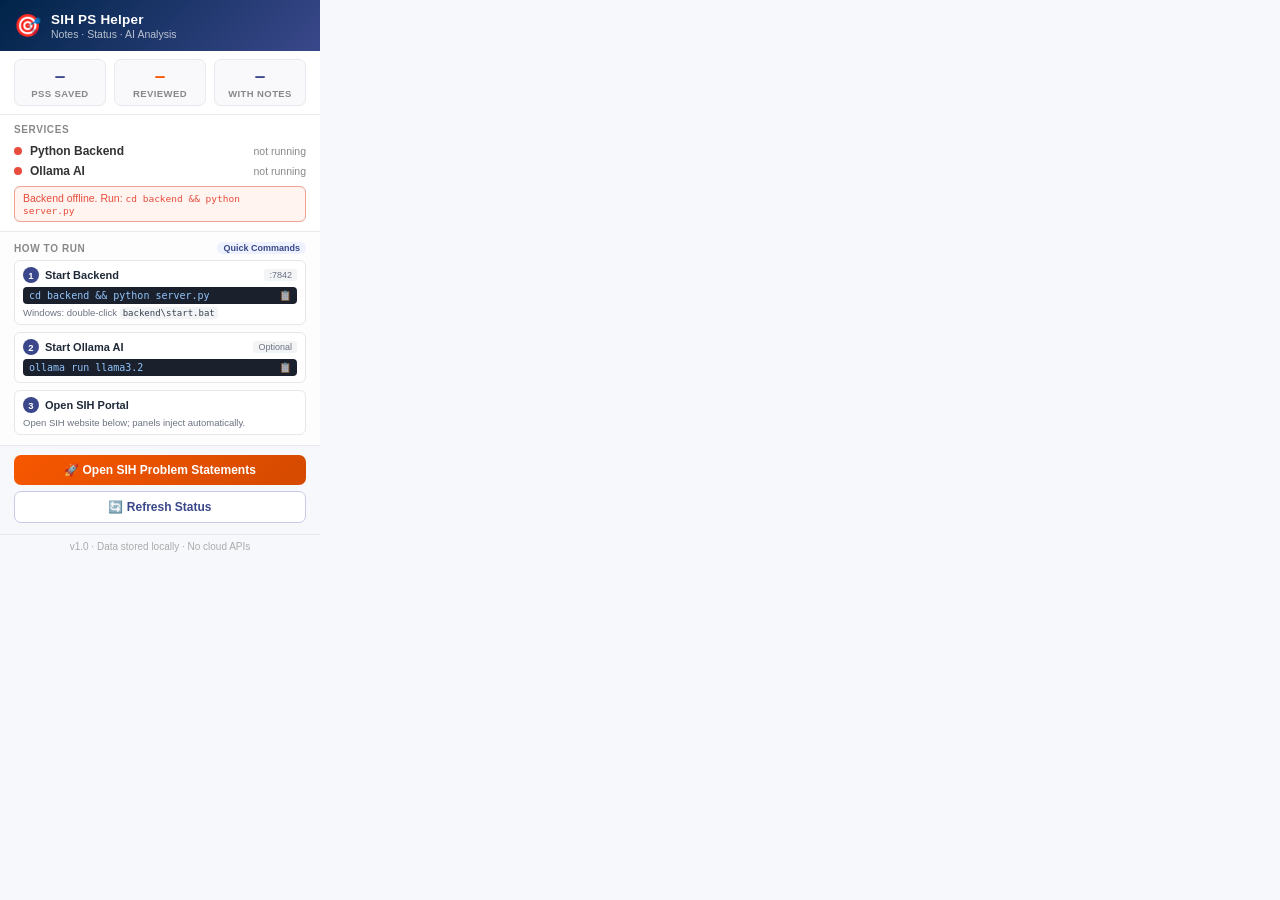
<file: extension/popup.html>
<!DOCTYPE html>
<html lang="en">
<head>
    <meta charset="UTF-8">
    <meta name="viewport" content="width=device-width, initial-scale=1">
    <title>SIH PS Helper</title>
    <style>
        :root {
            --orange: #f75700;
            --blue:   #3a488b;
            --navy:   #002449;
            --green:  #27ae60;
            --red:    #e74c3c;
            --bg:     #f7f8fc;
            --code-bg: #1a202c;
            --code-fg: #93c5fd;
        }
        * { box-sizing: border-box; margin: 0; padding: 0; }
        body {
            width: 320px;
            max-height: 580px;
            overflow-y: auto;
            font-family: -apple-system, BlinkMacSystemFont, 'Segoe UI', Roboto, 'Open Sans', sans-serif;
            font-size: 13px;
            background: var(--bg);
            color: #333;
        }
        body::-webkit-scrollbar {
            width: 5px;
        }
        body::-webkit-scrollbar-thumb {
            background: #cbd5e1;
            border-radius: 4px;
        }

        /* Header */
        .header {
            background: linear-gradient(135deg, var(--navy) 0%, var(--blue) 100%);
            padding: 12px 14px 11px;
            display: flex;
            align-items: center;
            gap: 10px;
        }
        .header-icon { font-size: 22px; }
        .header-text h1 {
            font-size: 13.5px;
            font-weight: 700;
            color: #fff;
            text-transform: none;
            letter-spacing: 0.2px;
        }
        .header-text p {
            font-size: 10.5px;
            color: rgba(255,255,255,0.7);
            margin-top: 1px;
        }

        /* Status row */
        .status-row {
            display: flex;
            gap: 8px;
            padding: 8px 14px;
            background: #fff;
            border-bottom: 1px solid #e8e8ee;
        }
        .status-card {
            flex: 1;
            text-align: center;
            padding: 6px 4px;
            border-radius: 7px;
            border: 1px solid #e8e8ee;
            background: #f9f9fb;
        }
        .status-card .value {
            font-size: 19px;
            font-weight: 800;
            color: var(--blue);
            line-height: 1;
        }
        .status-card .value.orange { color: var(--orange); }
        .status-card .label {
            font-size: 9.5px;
            color: #888;
            margin-top: 3px;
            text-transform: uppercase;
            letter-spacing: 0.4px;
            font-weight: 600;
        }

        /* Service status */
        .service-section {
            padding: 9px 14px;
            background: #fff;
            border-bottom: 1px solid #e8e8ee;
        }
        .section-title {
            font-size: 10px;
            font-weight: 700;
            color: #888;
            text-transform: uppercase;
            letter-spacing: 0.6px;
            margin-bottom: 6px;
            display: flex;
            align-items: center;
            justify-content: space-between;
        }
        .service-row {
            display: flex;
            align-items: center;
            gap: 8px;
            padding: 3px 0;
        }
        .service-dot {
            width: 8px;
            height: 8px;
            border-radius: 50%;
            background: #ccc;
            flex-shrink: 0;
            transition: background 0.3s;
        }
        .service-dot.online  { background: var(--green); box-shadow: 0 0 4px rgba(39,174,96,0.6); }
        .service-dot.offline { background: var(--red); }
        .service-dot.checking { background: #f39c12; }
        .service-name {
            font-weight: 600;
            font-size: 12px;
            color: #333;
            flex: 1;
        }
        .service-detail {
            font-size: 10.5px;
            color: #888;
        }

        /* How to run instructions */
        .guide-section {
            padding: 10px 14px;
            background: #fdfdfe;
            border-bottom: 1px solid #e8e8ee;
        }
        .guide-badge {
            font-size: 9px;
            background: #eef2ff;
            color: var(--blue);
            font-weight: 700;
            padding: 1px 6px;
            border-radius: 8px;
            text-transform: none;
            letter-spacing: normal;
        }
        .step-list {
            display: flex;
            flex-direction: column;
            gap: 7px;
            margin-top: 6px;
        }
        .step-card {
            background: #fff;
            border: 1px solid #e5e7eb;
            border-radius: 6px;
            padding: 6px 8px;
        }
        .step-head {
            display: flex;
            align-items: center;
            gap: 6px;
            margin-bottom: 4px;
        }
        .step-num {
            width: 16px;
            height: 16px;
            border-radius: 50%;
            background: var(--blue);
            color: #fff;
            font-size: 9.5px;
            font-weight: 700;
            display: inline-flex;
            align-items: center;
            justify-content: center;
            flex-shrink: 0;
        }
        .step-title {
            font-weight: 700;
            font-size: 11px;
            color: #1f2937;
            flex: 1;
        }
        .step-tag {
            font-size: 9px;
            color: #6b7280;
            background: #f3f4f6;
            padding: 1px 5px;
            border-radius: 3px;
        }
        .code-box {
            display: flex;
            align-items: center;
            justify-content: space-between;
            background: var(--code-bg);
            border-radius: 4px;
            padding: 3px 6px;
            cursor: pointer;
            transition: background 0.15s;
        }
        .code-box:hover {
            background: #2d3748;
        }
        .code-box code {
            font-family: ui-monospace, SFMono-Regular, Menlo, Monaco, Consolas, monospace;
            font-size: 10px;
            color: var(--code-fg);
            white-space: nowrap;
            overflow-x: hidden;
            text-overflow: ellipsis;
        }
        .code-box .copy-icon {
            font-size: 10px;
            opacity: 0.65;
            margin-left: 4px;
            flex-shrink: 0;
        }
        .code-box:hover .copy-icon { opacity: 1; }
        .step-subtext {
            font-size: 9.5px;
            color: #6b7280;
            margin-top: 3px;
        }
        .step-subtext code {
            font-family: ui-monospace, monospace;
            background: #f3f4f6;
            padding: 1px 3px;
            border-radius: 3px;
            color: #374151;
            font-size: 9px;
        }

        /* Toast notification for copy */
        .copy-toast {
            position: fixed;
            bottom: 10px;
            left: 50%;
            transform: translateX(-50%) translateY(40px);
            background: #111827;
            color: #fff;
            padding: 4px 10px;
            font-size: 10.5px;
            border-radius: 12px;
            pointer-events: none;
            opacity: 0;
            transition: all 0.2s ease;
            box-shadow: 0 4px 12px rgba(0,0,0,0.25);
            z-index: 99;
        }
        .copy-toast.show {
            transform: translateX(-50%) translateY(0);
            opacity: 1;
        }

        /* Actions */
        .actions {
            padding: 9px 14px 11px;
            display: flex;
            flex-direction: column;
            gap: 6px;
        }
        .btn {
            display: flex;
            align-items: center;
            justify-content: center;
            gap: 6px;
            padding: 8px 12px;
            border-radius: 7px;
            border: none;
            cursor: pointer;
            font-size: 12px;
            font-weight: 700;
            font-family: inherit;
            transition: opacity 0.15s, transform 0.1s;
            text-decoration: none;
            text-align: center;
        }
        .btn:hover { opacity: 0.9; transform: scale(1.01); }
        .btn-primary {
            background: linear-gradient(135deg, var(--orange), #d44a00);
            color: #fff;
        }
        .btn-secondary {
            background: #fff;
            color: var(--blue);
            border: 1px solid #c5cbe8;
        }
        .btn-secondary:hover { background: var(--blue); color: #fff; border-color: var(--blue); }

        /* Footer */
        .footer {
            padding: 6px 14px;
            font-size: 10px;
            color: #aaa;
            border-top: 1px solid #e8e8ee;
            text-align: center;
        }

        /* Error state */
        .error-msg {
            font-size: 10.5px;
            color: var(--red);
            background: #fff4f0;
            border: 1px solid #f0a090;
            border-radius: 6px;
            padding: 5px 8px;
            margin-top: 5px;
            display: none;
        }
        .error-msg.visible { display: block; }
    </style>
</head>
<body>

    <div class="header">
        <div class="header-icon">🎯</div>
        <div class="header-text">
            <h1>SIH PS Helper</h1>
            <p>Notes · Status · AI Analysis</p>
        </div>
    </div>

    <div class="status-row">
        <div class="status-card">
            <div class="value" id="stat-total">–</div>
            <div class="label">PSs saved</div>
        </div>
        <div class="status-card">
            <div class="value orange" id="stat-reviewed">–</div>
            <div class="label">Reviewed</div>
        </div>
        <div class="status-card">
            <div class="value" id="stat-notes">–</div>
            <div class="label">With notes</div>
        </div>
    </div>

    <div class="service-section">
        <div class="section-title">
            <span>Services</span>
        </div>

        <div class="service-row">
            <span class="service-dot checking" id="dot-backend"></span>
            <span class="service-name">Python Backend</span>
            <span class="service-detail" id="detail-backend">checking…</span>
        </div>

        <div class="service-row">
            <span class="service-dot checking" id="dot-ollama"></span>
            <span class="service-name">Ollama AI</span>
            <span class="service-detail" id="detail-ollama">checking…</span>
        </div>

        <div class="error-msg" id="backend-error">
            Backend offline. Run: <code style="font-size:9.5px">cd backend &amp;&amp; python server.py</code>
        </div>
    </div>

    <div class="guide-section">
        <div class="section-title">
            <span>How to Run</span>
            <span class="guide-badge">Quick Commands</span>
        </div>

        <div class="step-list">
            <!-- Step 1: Backend -->
            <div class="step-card">
                <div class="step-head">
                    <span class="step-num">1</span>
                    <span class="step-title">Start Backend</span>
                    <span class="step-tag">:7842</span>
                </div>
                <div class="code-box" data-copy="cd backend &amp;&amp; python server.py" title="Click to copy">
                    <code>cd backend &amp;&amp; python server.py</code>
                    <span class="copy-icon">📋</span>
                </div>
                <div class="step-subtext">Windows: double-click <code>backend\start.bat</code></div>
            </div>

            <!-- Step 2: Ollama -->
            <div class="step-card">
                <div class="step-head">
                    <span class="step-num">2</span>
                    <span class="step-title">Start Ollama AI</span>
                    <span class="step-tag">Optional</span>
                </div>
                <div class="code-box" data-copy="ollama run llama3.2" title="Click to copy">
                    <code>ollama run llama3.2</code>
                    <span class="copy-icon">📋</span>
                </div>
            </div>

            <!-- Step 3: Portal -->
            <div class="step-card">
                <div class="step-head">
                    <span class="step-num">3</span>
                    <span class="step-title">Open SIH Portal</span>
                </div>
                <div class="step-subtext">Open SIH website below; panels inject automatically.</div>
            </div>
        </div>
    </div>

    <div class="actions">
        <a class="btn btn-primary" id="btn-open-sih"
           href="https://sih.gov.in/sih2026PS" target="_blank">
            🚀 Open SIH Problem Statements
        </a>
        <button class="btn btn-secondary" id="btn-refresh">
            🔄 Refresh Status
        </button>
    </div>

    <div class="footer">
        v1.0 · Data stored locally · No cloud APIs
    </div>

    <div class="copy-toast" id="copy-toast">Copied to clipboard! ✓</div>

    <script src="popup.js"></script>
</body>
</html>
</file>
